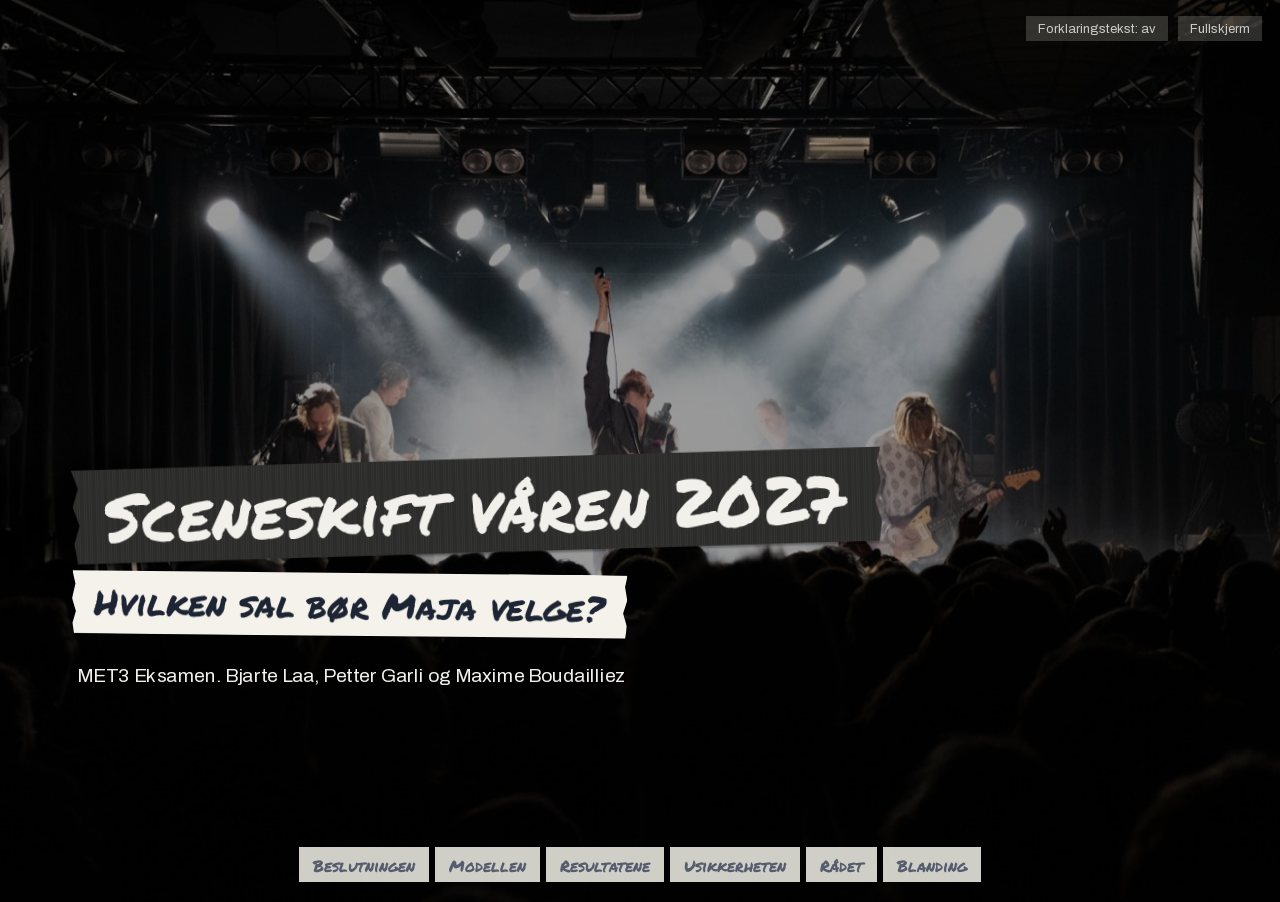
<file: site/index.html>
<!doctype html>
<html lang="nb">
<head>
<meta charset="utf-8">
<meta name="viewport" content="width=device-width, initial-scale=1">
<title>Sceneskift: presentasjon</title>
<link rel="stylesheet" href="presentasjon.css?v=20261117h">
<link rel="stylesheet" href="detaljer.css?v=20261117h">
</head>
<body>
<main class="sal" id="sal">
  <div class="lerret" id="lerret">

    <!-- Forside -->
    <section class="lysbilde helbilde" aria-label="Forside">
      <img class="bakgrunn" src="img/publikum.jpg" alt="Publikum foran en opplyst scene innendørs">
      <div class="helbilde-tekst">
        <h1 class="gaffa"><span>Sceneskift våren 2027</span></h1>
        <p class="tape tape-stor">Hvilken sal bør Maja velge?</p>
        <p class="helbilde-under">MET3 Eksamen. Bjarte Laa, Petter Garli og Maxime Boudailliez</p>
      </div>
      <aside class="notat">
        <p>Hvem: ikke bestemt</p>
        <ul>
          <li>Presenter gruppa og spørsmålet: én beslutning, fire handlinger.</li>
          <li>Si hva dere kommer til å vise: data, modell, resultater, usikkerhet, råd.</li>
        </ul>
      </aside>
    </section>

    <!-- 1 -->
    <section class="lysbilde" data-steg="Beslutningen" aria-label="Beslutningen">
      <h2 class="tittel">Maja må velge sal for tolv konserter</h2>
      <p class="ingress forklaring">Konsertene går fra januar til juni 2027. Maja kan leie én av tre saler, eller la være. Hun regner med å kunne ligge ute med <span data-tall="ramme"></span>, men det er ikke avklart.</p>
      <div class="kort-rad" id="avtalekort"></div>
      <p class="bildekilde forklaring">Bilder av salene fra utleiernes nettsider</p>
      <aside class="notat">
        <p>Hvem: ikke bestemt</p>
        <ul>
          <li>Fire handlinger: A, B, C eller avstå. Avstå er et reelt alternativ.</li>
          <li>Forskjellen mellom salene er når og hvordan leien betales, ikke bare hvor mye.</li>
          <li>Planleggingskostnadene er sunk cost og er ikke med.</li>
        </ul>
      </aside>
    </section>

    <!-- 2: turen gjennom modellkartet -->
    <section class="lysbilde tur" data-steg="Modellen" aria-label="Modellen steg for steg">
      <div class="tur-venstre">
        <ol class="akter" id="akter" aria-label="Hvor i modellen vi er">
          <li>Data</li><li>Forutsetninger</li><li>Modell</li><li>Resultat</li>
        </ol>
        <h2 class="tittel" id="tur-tittel"></h2>
        <p class="ingress forklaring" id="tur-tekst" aria-live="polite"></p>
        <div class="tur-kort" id="tur-kort"></div>
      </div>
      <div class="tur-kartramme">
        <iframe id="tur-kart" title="Modellkartet" data-src="tavla.html?tur" tabindex="-1"></iframe>
      </div>
      <a class="hele-kartet" href="tavla.html?fra=presentasjon">Åpne hele modellkartet</a>
      <aside class="notat" id="tur-notat"></aside>
    </section>

    <!-- 4 -->
    <section class="lysbilde resultatene" data-steg="Resultatene" aria-label="Resultatene">
      <h2 class="tittel">B tjener mest, men krever mest penger tidlig</h2>
      <div class="to-spalter">
        <div>
          <div class="velger" id="scenariovelger" role="group" aria-label="Velg scenario"></div>
          <div class="valg-lapp" id="resultat-valg" aria-live="polite"><p class="valg-hva"></p><p class="valg-nv"></p><p class="valg-merk"></p></div>
          <p class="oppsummering forklaring" id="oppsummering" aria-live="polite"></p>
          <p class="forklar forklaring">Hver prikk er en handling. Langt opp er høy nåverdi. Til høyre for streken trenger avtalen mer enn rammen. Hold over eller trykk på en prikk for tallene.</p>
        </div>
        <svg class="diagram" id="spredning" viewBox="0 0 900 600" role="img" aria-label="Nåverdi mot finansieringsbehov for A, B, C og avstå"></svg>
      </div>
      <aside class="notat">
        <p>Hvem: ikke bestemt</p>
        <ul>
          <li>To mål: nåverdi og finansieringsbehov. Behovet er det største beløpet vi ligger ute med.</li>
          <li>Bytt scenario og vis hva som flytter seg.</li>
          <li>Hold over eller trykk på en prikk for tallene.</li>
        </ul>
      </aside>
    </section>

    <!-- 6 -->
    <section class="lysbilde" data-steg="Usikkerheten" aria-label="Usikkerheten">
      <h2 class="tittel">Hva om salget svikter eller pakken blir dyrere?</h2>
      <div class="to-spalter">
        <div class="kontroller">
          <p class="kontroll-tittel">Scenario</p>
          <div class="velger rad-velger" id="usikker-scenario" role="group" aria-label="Velg scenario"></div>
          <p class="kontroll-tittel">Salg, andel av 2026</p>
          <div class="velger rad-velger smaa" id="usikker-salg" role="group" aria-label="Velg salgsnivå"></div>
          <p class="kontroll-tittel">Pakkepris per konsert</p>
          <div class="velger rad-velger smaa" id="usikker-pakke" role="group" aria-label="Velg pakkepris"></div>
          <p class="anbefaling" id="usikker-anbefaling"></p>
          <p class="oppsummering liten forklaring" id="usikker-tekst" aria-live="polite"></p>
        </div>
        <svg class="diagram" id="usikker" viewBox="0 0 960 560" role="img" aria-label="Nåverdi og finansieringsbehov for A, B og C ved valgt salg og pakkepris"></svg>
      </div>
      <aside class="notat">
        <p>Hvem: ikke bestemt</p>
        <ul>
          <li>Tallene kommer fra datatabellene i Usikkerhet, ikke fra en egen modell.</li>
          <li>C tåler fall best fordi leien følger salget.</li>
          <li>Vis Lav etterspørsel: A går over rammen, C holder akkurat.</li>
          <li>Anbefalingen nederst følger valget: høyest nåverdi blant avtalene som holder rammen og gir pluss.</li>
        </ul>
      </aside>
    </section>

    <!-- 7 -->
    <section class="lysbilde rad" data-steg="Rådet" aria-label="Rådet">
      <p class="utkast">Utkast</p>
      <h2 class="tittel">Rådet etter caset: <span data-tall="regel1"></span>, hvis tre ting er på plass</h2>
      <div class="rad-oppsett">
        <div class="sil" id="sil"></div>
        <div class="rad-hoyre">
        <figure class="polaroid" id="rad-bilde">
          <img alt="">
          <figcaption></figcaption>
        </figure>
        <div class="sjekkliste">
          <p class="lapp-tittel">Før Maja signerer</p>
          <ul>
            <li>Rigg &amp; Ro bekrefter pakkeprisen. Ved 80 % salg holder C rammen så lenge pakken koster under 61 377 kr.</li>
            <li>Rammen på <span data-tall="ramme"></span> er på plass.</li>
            <li>Skarvkaien garanterer 450 salgbare plasser i oppsettet vi skal bruke.</li>
          </ul>
        </div>
        </div>
      </div>
      <aside class="notat">
        <p>Hvem: ikke bestemt</p>
        <ul>
          <li>Regel 1: høyest nåverdi blant handlingene som holder rammen i basis og ved lav etterspørsel.</li>
          <li>Pakkeprisen er kjent før signering, så den er et vilkår og ikke en risiko.</li>
          <li>Fjern «Utkast» når gruppa har formulert rådet selv.</li>
          <li>Overgang: «Dette er rådet innenfor caset. Men caset krever at alle tolv går i samme sal.»</li>
        </ul>
      </aside>
    </section>

    <!-- Blandingen: vår modell, utenfor caset -->
    <section class="lysbilde blanding" data-steg="Blanding" aria-label="Sal per konsert">
      <p class="utenfor">Utenfor caset</p>
      <h2 class="tittel" id="blanding-tittel"></h2>
      <p class="ingress forklaring">Caset krever én sal for hele programmet. Konsertplan, vår egen modell, lar Maja velge sal konsert for konsert. B har fast sesongleie og er holdt utenfor.</p>
      <div class="billetter" id="billetter"></div>
      <div class="blanding-bunn">
        <div class="bl-tall"><p class="bl-etikett">Nåverdi</p><p class="bl-verdi" id="bl-nv"></p><p class="bl-endring" id="bl-nv-endring"></p></div>
        <div class="bl-tall"><p class="bl-etikett">Finansieringsbehov</p><p class="bl-verdi" id="bl-behov"></p><p class="bl-endring" id="bl-behov-endring"></p></div>
        <a class="til-konsertplan" href="../../konsertplan/index.html?fra=presentasjon&amp;tilbake=slutt#program">Åpne Konsertplan</a>
      </div>
      <aside class="notat" id="blanding-notat">
        <p>Hvem: ikke bestemt</p>
        <ul>
          <li>Trykk videre: billettene snus til salen som gir mest, og tallene teller opp.</li>
          <li>A tar de mellomstore konsertene, C de minste og de største. Fortsatt innenfor rammen.</li>
          <li>Krever at utleierne godtar enkeltkonserter. Det er ikke en del av tilbudene.</li>
          <li>I Konsertplan: trykk «Beste blanding» i programmet. «Tilbake til presentasjonen» går rett til avslutningen.</li>
        </ul>
      </aside>
    </section>

    <!-- Avslutning -->
    <section class="lysbilde helbilde slutt" aria-label="Avslutning">
      <img class="bakgrunn" src="img/avslutning.jpg" alt="Publikum med armene i været foran en scene i rødt lys">
      <div class="helbilde-tekst">
        <h2 class="gaffa"><span>Takk for oss</span></h2>
        <p class="tape tape-stor">Spørsmål?</p>
        <p class="helbilde-under">Rådet etter caset: <span data-tall="regel1"></span>, hvis pakkeprisen, rammen og plassene er bekreftet før signering.</p>
      </div>
      <aside class="notat">
        <p>Hvem: alle</p>
        <ul>
          <li>Ha arbeidsboka klar. Sensor kan be dere endre en forutsetning.</li>
        </ul>
      </aside>
    </section>
  </div>

  <nav class="steg" id="steg" aria-label="Steg i presentasjonen"></nav>
  <p class="sidenr" id="sidenr" aria-hidden="true" style="position:absolute;margin:0"></p>
  <p class="hjelp forklaring">Piltaster for å bla. N viser notater. T slår forklaringstekst av og på. F gir fullskjerm. Skal dere inn i Konsertplan: bruk nettleserens fullskjerm (Cmd+Ctrl+F på Mac, F11 på PC), den holder over sidebyttet.</p>
  <button class="forklar-knapp" id="forklar-knapp" type="button" aria-pressed="false" title="Forklaringstekst (T)">Forklaringstekst</button>
  <button class="fullskjerm-knapp" id="fullskjerm-knapp" type="button" title="Fullskjerm (F)">Fullskjerm</button>
</main>

<script src="data/graph.js?v=20261117h"></script>
<script src="data/blanding.js?v=20261117h"></script>
<script src="detaljer.js?v=20261117h"></script>
<script src="tur.js?v=20261117h"></script>
<script src="presentasjon.js?v=20261117h"></script>
</body>
</html>
</file>
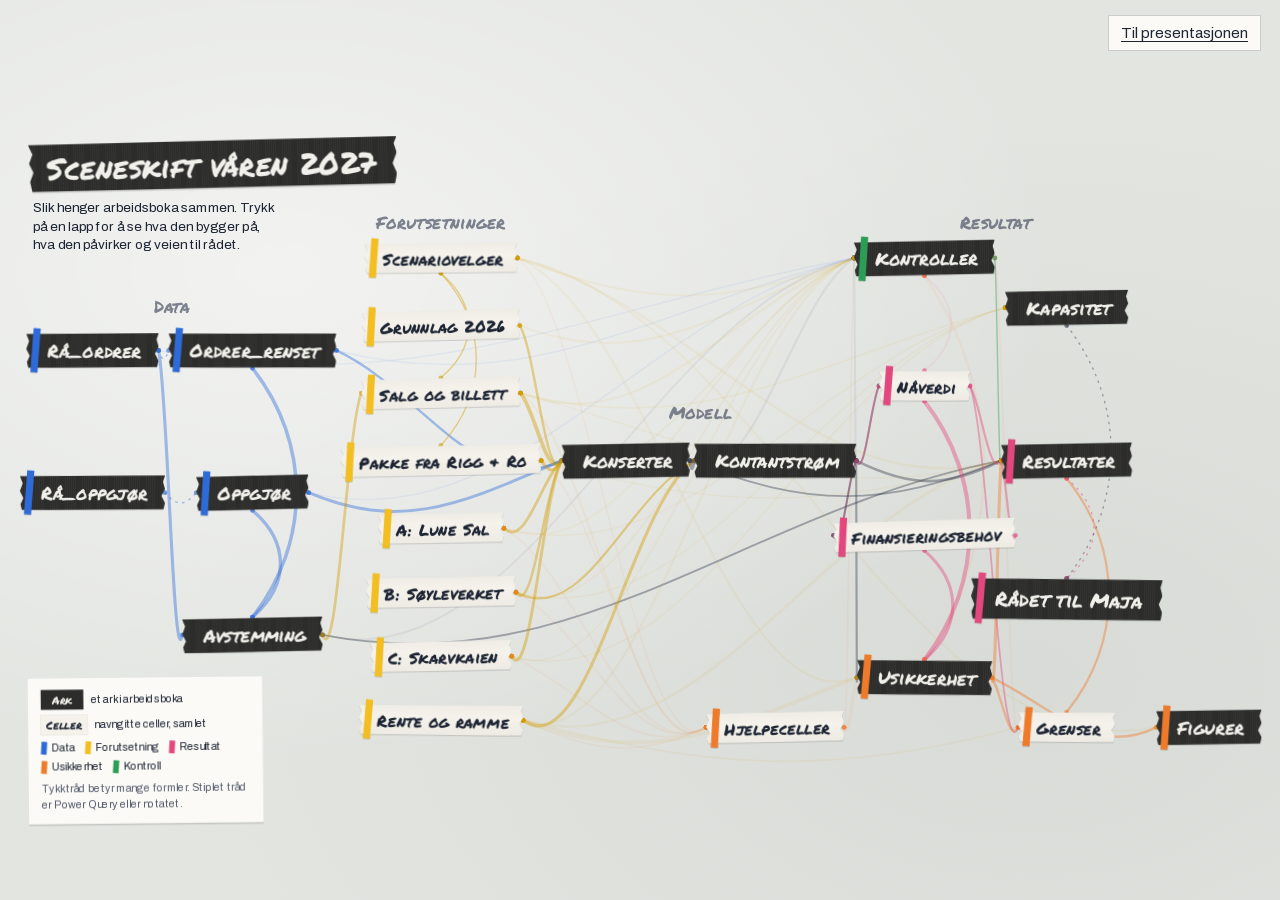
<file: site/tavla.html>
<!doctype html>
<html lang="nb">
<head>
<meta charset="utf-8">
<meta name="viewport" content="width=device-width, initial-scale=1">
<title>Sceneskift: tavla</title>
<link rel="stylesheet" href="style.css?v=20261117h">
<link rel="stylesheet" href="detaljer.css?v=20261117h">
</head>
<body>
<main class="rom">
  <div class="scene" id="scene">
    <div class="tavle" id="tavle" aria-label="Tavle med arkene og forutsetningene i arbeidsboka">
      <svg class="trader" id="trader" aria-hidden="true"></svg>

      <header class="tittel">
        <h1 class="gaffa-stor"><span>Sceneskift våren 2027</span></h1>
        <p class="tittel-under">Slik henger arbeidsboka sammen. Trykk på en lapp for å se hva den bygger på, hva den påvirker og veien til rådet.</p>
      </header>

      <p class="kolonne" style="left:242px; top:250px">Data</p>
      <p class="kolonne" style="left:620px; top:132px">Forutsetninger</p>
      <p class="kolonne" style="left:985px; top:400px">Modell</p>
      <p class="kolonne" style="left:1400px; top:132px">Resultat</p>

      <aside class="forklaring" aria-label="Slik leser du tavla">
        <p class="forklaring-rad"><span class="prove gaffa">Ark</span> et ark i arbeidsboka</p>
        <p class="forklaring-rad"><span class="prove hvit">Celler</span> navngitte celler, samlet</p>
        <ul class="farger">
          <li><i style="--c:var(--blaa)"></i>Data</li>
          <li><i style="--c:var(--gul)"></i>Forutsetning</li>
          <li><i style="--c:var(--rosa)"></i>Resultat</li>
          <li><i style="--c:var(--oransje)"></i>Usikkerhet</li>
          <li><i style="--c:var(--gronn)"></i>Kontroll</li>
        </ul>
        <p class="forklaring-tekst">Tykk tråd betyr mange formler. Stiplet tråd er Power Query eller notatet.</p>
      </aside>
    </div>
    <a class="til-presentasjon" id="til-presentasjon" href="index.html#2">Til presentasjonen</a>
  </div>

  <section class="ark-panel" id="panel" aria-live="polite" hidden>
    <button class="lukk" id="lukk" type="button" aria-label="Lukk">×</button>
    <div id="panel-innhold"></div>
  </section>
</main>

<script src="data/graph.js?v=20261117h"></script>
<script src="detaljer.js?v=20261117h"></script>
<script src="app.js?v=20261117h"></script>
</body>
</html>
</file>
<file: site/presentasjon.css>
@font-face {
  font-family: "Marker";
  src: url("fonts/permanent-marker.woff2") format("woff2");
  font-display: swap;
}
@font-face {
  font-family: "Archivo";
  src: url("fonts/archivo-latin.woff2") format("woff2");
  font-weight: 400 800;
  font-stretch: 62% 125%;
  font-display: swap;
}

:root {
  color-scheme: light;
  --tavle: #e3e5e1;
  --blekk: #1d2433;
  --blekk-svak: #555c6d;
  --strek: rgba(29, 36, 51, .14);
  --gaffa: #2c2c2b;
  --tape: #f4f2ea;
  --papir: #fbfaf6;
  --gul: #f2be22;
  --rosa: #e2477e;
  --gronn: #2c9d57;
  --minus: #b3263e;
  --ille: rgba(179, 38, 62, .09);
}

* { box-sizing: border-box; }
html, body { margin: 0; height: 100%; }
body {
  background: var(--tavle);
  color: var(--blekk);
  font-family: "Archivo", system-ui, sans-serif;
  overflow: hidden;
}

/* Lerretet er 1600 × 900 og skaleres til skjermen */
.sal { position: relative; width: 100vw; height: 100vh; }
.lerret {
  position: absolute;
  left: 0; top: 0;
  width: 1600px;
  height: 900px;
  transform-origin: 0 0;
}
.lysbilde {
  position: absolute;
  inset: 0;
  padding: 50px 56px 110px;
  background:
    radial-gradient(ellipse at 20% 25%, rgba(255,255,255,.55), transparent 55%),
    radial-gradient(ellipse at 85% 80%, rgba(120,128,120,.10), transparent 60%),
    var(--tavle);
  visibility: hidden;
  opacity: 0;
  transition: opacity .18s ease, visibility 0s .18s;
}
.lysbilde.aktiv { visibility: visible; opacity: 1; transition: opacity .18s ease; }

/* Typografi */
.tittel {
  margin: 0 0 22px;
  max-width: 1050px;
  font-family: "Marker", cursive;
  font-weight: 400;
  font-size: 58px;
  line-height: 1.08;
}
.ingress { margin: 0 0 40px; max-width: 900px; font-size: 27px; line-height: 1.4; }
.forklar { margin: 18px 0 0; font-size: 20px; line-height: 1.45; color: var(--blekk-svak); max-width: 30ch; }

/* Gaffa og tape */
.gaffa {
  display: inline-block;
  margin: 0;
  filter: drop-shadow(0 3px 0 rgba(0,0,0,.25));
  transform: rotate(-1.5deg);
}
.gaffa span {
  display: block;
  padding: 18px 46px 15px 40px;
  background: var(--gaffa);
  background-image: repeating-linear-gradient(90deg, rgba(255,255,255,.035) 0 1px, transparent 1px 3px);
  color: #f1f0ea;
  font-family: "Marker", cursive;
  font-weight: 400;
  font-size: 84px;
  line-height: 1.05;
  clip-path: polygon(0 3%, 8px 22%, 1px 41%, 9px 60%, 2px 79%, 6px 100%, calc(100% - 4px) 97%, 100% 76%, calc(100% - 8px) 55%, 100% 33%, calc(100% - 5px) 14%, 100% 0);
}
.tape {
  display: inline-block;
  margin: 0;
  padding: 10px 28px 8px;
  background: var(--tape);
  font-family: "Marker", cursive;
  color: var(--blekk);
  filter: drop-shadow(0 2px 0 rgba(0,0,0,.2));
  clip-path: polygon(0 4%, 4px 24%, 0 46%, 5px 66%, 1px 84%, 3px 100%, calc(100% - 2px) 96%, 100% 78%, calc(100% - 5px) 58%, 100% 38%, calc(100% - 3px) 18%, 100% 0);
}
.tape-stor { font-size: 44px; transform: rotate(.8deg); }

/* Forside og avslutning: bildet tar hele flaten */
.helbilde { padding: 0; background: #000; }
.bakgrunn { position: absolute; inset: 0; width: 100%; height: 100%; object-fit: cover; filter: saturate(.9) brightness(.6); }
.slutt .bakgrunn { filter: saturate(.85) brightness(.5); }
.helbilde-tekst { position: absolute; left: 90px; bottom: 150px; display: flex; flex-direction: column; align-items: flex-start; gap: 22px; }
.helbilde-under.lenke { margin-top: 26px; font-size: 20px; }
.helbilde-under.lenke a { color: #f1f0ea; text-decoration-thickness: 2px; text-underline-offset: 5px; }
.helbilde-under { margin: 10px 0 0 6px; max-width: 900px; font-size: 24px; line-height: 1.4; color: #f1f0ea; text-shadow: 0 1px 2px rgba(0,0,0,.6); }

/* Bilder teipet opp */
.print {
  position: absolute;
  margin: 0;
  padding: 10px 10px 34px;
  background: var(--papir);
  transform: rotate(var(--rot));
  filter: drop-shadow(0 3px 2px rgba(0,0,0,.2));
}
.print img { display: block; width: 100%; height: auto; }
.print::before {
  content: "";
  position: absolute;
  top: -12px; left: 50%;
  width: 90px; height: 26px;
  margin-left: -45px;
  background: var(--gaffa);
  transform: rotate(-3deg);
}

/* 1: avtalekortene */
.kort-rad { display: flex; gap: 26px; align-items: flex-start; }
.kort {
  position: relative;
  width: 300px;
  padding: 26px 26px 24px;
  background: var(--papir);
  filter: drop-shadow(0 2px 1px rgba(0,0,0,.15));
  transform: rotate(var(--rot, 0deg));
}
.kort::before {
  content: "";
  position: absolute;
  left: 18px; top: -10px;
  width: 12px; height: 46px;
  background: var(--c, var(--gul));
  transform: rotate(4deg);
}
.kort h3 { margin: 0 0 14px; font-family: "Marker", cursive; font-weight: 400; font-size: 32px; line-height: 1.1; }
.kort ul { margin: 0; padding: 0; list-style: none; font-size: 21px; line-height: 1.35; }
.kort li + li { margin-top: 8px; }
.kort .stor { display: block; font-size: 34px; font-weight: 700; font-stretch: 90%; }
.kort.avsta { background: transparent; filter: none; box-shadow: inset 0 0 0 2px var(--strek); }
.kort.avsta::before { display: none; }
.kort::before { z-index: 1; }
.kort-bilde { display: block; width: calc(100% + 52px); height: 140px; margin: -26px -26px 14px; object-fit: cover; }
.bildekilde { position: absolute; left: 1080px; top: 600px; width: 280px; margin: 0; font-size: 15px; color: var(--blekk-svak); }

/* 2: rensing */
.rensing { list-style: none; margin: 0 0 46px; padding: 0; display: flex; align-items: stretch; gap: 0; }
.rensing li {
  position: relative;
  flex: 1;
  padding: 20px 26px 20px 30px;
  background: var(--papir);
  border-right: 2px dashed var(--strek);
}
.rensing li:last-child { border-right: 0; }
.rensing b { display: block; font-size: 54px; line-height: 1; font-weight: 700; font-stretch: 85%; font-variant-numeric: tabular-nums; }
.rensing span { display: block; margin-top: 10px; font-size: 20px; line-height: 1.3; }
.rensing .fjern b { color: var(--minus); }
.rensing .fjern b::before { content: "−"; }
.rensing .ferdig { background: var(--gaffa); color: #f1f0ea; }
.lapp-notat {
  max-width: 760px;
  padding: 22px 28px;
  background: var(--tape);
  font-size: 23px;
  line-height: 1.4;
  transform: rotate(-.6deg);
  filter: drop-shadow(0 2px 0 rgba(0,0,0,.15));
}
.lapp-notat p { margin: 0; }
.lapp-notat .lapp-tittel { margin-bottom: 8px; font-family: "Marker", cursive; font-size: 28px; }

/* 3: tavla */
.modell { padding-bottom: 100px; }
.modell .tittel { margin-bottom: 14px; }
.ramme-tavle { position: relative; height: 620px; background: var(--tavle); box-shadow: 0 0 0 2px var(--strek); }
.ramme-tavle iframe { width: 100%; height: 100%; border: 0; display: block; }
.under-tavla { margin: 12px 0 0; font-size: 19px; color: var(--blekk-svak); }
.under-tavla a { color: var(--blekk); text-underline-offset: 3px; }

/* 4: resultater */
.to-spalter { display: grid; grid-template-columns: 420px 1fr; gap: 50px; align-items: start; }
.velger { display: flex; flex-direction: column; align-items: flex-start; gap: 10px; }
.velger button {
  padding: 9px 20px 7px 24px;
  border: 0;
  background: transparent;
  font-family: "Marker", cursive;
  font-size: 25px;
  color: var(--blekk-svak);
  cursor: pointer;
  box-shadow: inset 0 0 0 2px var(--strek);
}
.velger button[aria-pressed="true"] { background: var(--gaffa); color: #f1f0ea; box-shadow: none; }
.velger button:focus-visible { outline: 3px solid var(--blekk); outline-offset: 3px; }
.oppsummering { margin: 28px 0 0; font-size: 24px; line-height: 1.4; }
.diagram { width: 100%; height: auto; overflow: visible; }
.diagram text { font-family: "Archivo", sans-serif; fill: var(--blekk-svak); }
.diagram .akse { stroke: var(--blekk); stroke-opacity: .25; }
.diagram .rutenett { stroke: var(--blekk); stroke-opacity: .07; }
.diagram .rammestrek { stroke: var(--minus); stroke-width: 2.5; stroke-dasharray: 8 7; }
.diagram .ille { fill: var(--ille); }
.diagram .punkt { transition: transform .6s cubic-bezier(.3,.1,.2,1); }
.diagram .punkt circle { fill: var(--blekk); }
.diagram .punkt.over circle { fill: var(--minus); }
.diagram .punkt .merke { font-family: "Marker", cursive; font-size: 30px; fill: var(--blekk); }
.diagram .etikett { font-size: 18px; }
.diagram .tittel-akse { font-size: 19px; fill: var(--blekk); }

/* 5: grenser */
.grenser .rad-navn { font-family: "Marker", cursive; font-size: 30px; fill: var(--blekk); }
.grenser .linje { stroke: var(--blekk); stroke-opacity: .2; stroke-width: 2; }
.grenser .nv { fill: var(--blekk); }
.grenser .bh { fill: var(--minus); }
.grenser .ref { stroke: var(--blekk); stroke-opacity: .45; stroke-dasharray: 3 6; stroke-width: 2; }

/* 6: rådet */
.rad .to-spalter { grid-template-columns: 1fr 520px; }
.vilkar { margin: 0; padding-left: 40px; font-size: 26px; line-height: 1.4; max-width: 680px; }
.vilkar li { margin-bottom: 20px; padding-left: 8px; }
.vilkar li::marker { font-family: "Marker", cursive; font-size: 30px; }
.regler { width: 100%; border-collapse: collapse; font-size: 20px; }
.regler td { padding: 11px 0; border-bottom: 1px solid var(--strek); vertical-align: top; }
.regler td:last-child { padding-left: 16px; text-align: right; font-family: "Marker", cursive; font-size: 26px; white-space: nowrap; }
.regler tr.var td { font-weight: 700; }
.utkast {
  position: absolute;
  top: 34px; right: 380px;
  margin: 0;
  padding: 6px 16px 4px;
  background: var(--gul);
  font-family: "Marker", cursive;
  font-size: 22px;
  transform: rotate(3deg);
}

/* Notater for den som snakker (N) */
.notat { display: none; }
.vis-notater .lysbilde.aktiv .notat {
  display: block;
  position: absolute;
  left: 56px; right: 56px; bottom: 96px;
  padding: 16px 22px;
  background: var(--blekk);
  color: #f1f0ea;
  font-size: 19px;
  line-height: 1.4;
  z-index: 5;
}
.notat p { margin: 0 0 6px; font-weight: 700; }
.notat ul { margin: 0; padding-left: 22px; }

/* Stegene nederst */
.steg {
  position: absolute;
  left: 50%; bottom: 18px;
  transform: translateX(-50%);
  display: flex;
  gap: 6px;
  z-index: 6;
}
.steg button {
  padding: 7px 14px 5px;
  border: 0;
  background: rgba(244, 242, 234, .85);
  font-family: "Marker", cursive;
  font-size: 16px;
  color: var(--blekk-svak);
  cursor: pointer;
}
.steg button[aria-current="step"] { background: var(--gaffa); color: #f1f0ea; }
.steg button:focus-visible { outline: 3px solid var(--blekk); outline-offset: 2px; }
.hjelp { position: absolute; right: 18px; bottom: 22px; margin: 0; font-size: 13px; color: var(--blekk-svak); z-index: 6; }
.paa-helbilde .hjelp { color: rgba(241,240,234,.7); }

@media (prefers-reduced-motion: reduce) {
  .lysbilde, .diagram .punkt { transition: none; }
}
#spredning { width: 880px; justify-self: end; }

.ingress.smal { max-width: 820px; }
.to-spalter.bred-hoyre { grid-template-columns: 380px 1fr; }
#saldo { width: 980px; justify-self: end; }
.diagram .linje-a, .diagram .linje-b, .diagram .linje-c { fill: none; stroke: var(--blekk); stroke-width: 3; stroke-linejoin: round; }
.diagram .linje-a { stroke-dasharray: 3 7; stroke-linecap: round; }
.diagram .linje-c { stroke-dasharray: 14 8; }
.diagram .linje-b { stroke: var(--minus); stroke-width: 4.5; }
.diagram .merke-liten { font-family: "Marker", cursive; font-size: 24px; fill: var(--blekk); }
.diagram .bunn { fill: var(--minus); }

/* Usikkerhet: velgere */
.kontroller { display: flex; flex-direction: column; }
.kontroll-tittel { margin: 0 0 8px; font-size: 16px; font-weight: 700; font-stretch: 88%; color: var(--blekk-svak); }
.rad-velger { flex-direction: row; flex-wrap: wrap; margin-bottom: 22px; }
.rad-velger button { font-size: 19px; padding: 7px 14px 5px 16px; }
.rad-velger.smaa button { font-family: "Archivo", sans-serif; font-weight: 600; font-size: 16px; padding: 7px 11px; font-variant-numeric: tabular-nums; }
.oppsummering.liten { margin-top: 4px; font-size: 21px; }
#usikker { width: 860px; justify-self: end; }
.diagram .soyle { transition: x .5s cubic-bezier(.3,.1,.2,1), width .5s cubic-bezier(.3,.1,.2,1); }
.diagram .soyle.pluss { fill: var(--gronn); }
.diagram .soyle.minus, .diagram .soyle.over { fill: var(--minus); }
.diagram .soyle.under { fill: var(--blekk); }
.diagram .verdi { font-size: 19px; font-weight: 600; fill: var(--blekk); font-variant-numeric: tabular-nums; }
.diagram .panel-tittel { font-size: 21px; font-weight: 700; fill: var(--blekk); }

/* Rådet: silen */
.rad-oppsett { display: grid; grid-template-columns: 1fr 380px; gap: 50px; align-items: start; }
.sil { display: grid; margin-top: 30px; grid-template-columns: 290px repeat(4, 1fr); column-gap: 10px; font-size: 22px; }
.sil-hode { padding: 0 0 12px; font-family: "Marker", cursive; font-size: 36px; text-align: center; }
.sil-krav { padding: 22px 10px 22px 0; border-top: 1px solid var(--strek); line-height: 1.3; }
.sil-celle { padding: 22px 6px; border-top: 1px solid var(--strek); text-align: center; font-variant-numeric: tabular-nums; }
.sil-celle b { display: block; font-size: 26px; }
.sil-celle small { color: var(--blekk-svak); font-size: 17px; }
.sil-celle.ja b { color: var(--gronn); }
.sil-celle.nei b { color: var(--minus); }
.sil-celle.ute { opacity: .28; }
.sil-celle.ute b, .sil-celle.ute small { color: var(--blekk-svak); }
.sil-resultat { padding: 16px 6px 0; text-align: center; }
.sil-resultat .vinner {
  display: inline-block;
  padding: 10px 22px 8px;
  background: var(--gaffa);
  color: #f1f0ea;
  font-family: "Marker", cursive;
  font-size: 30px;
  transform: rotate(-2deg);
}
.sil-resultat .stroket { font-size: 16px; color: var(--blekk-svak); }
.sjekkliste { padding: 24px 26px 18px; background: var(--tape); transform: rotate(.8deg); filter: drop-shadow(0 2px 0 rgba(0,0,0,.15)); }
.sjekkliste .lapp-tittel { margin: 0 0 12px; font-family: "Marker", cursive; font-size: 28px; }
.sjekkliste ul { margin: 0; padding: 0; list-style: none; font-size: 20px; line-height: 1.4; }
.sjekkliste li { position: relative; padding-left: 38px; margin-bottom: 14px; }
.sjekkliste li::before { content: ""; position: absolute; left: 0; top: 3px; width: 22px; height: 22px; box-shadow: inset 0 0 0 2.5px var(--blekk); }
#usikker .verdi.inni { fill: #f1f0ea; font-weight: 600; }
.kort-rad .kort h3 { margin-bottom: 10px; }
.kort-rad .kort li + li { margin-top: 4px; }

/* Turen gjennom modellkartet */
.lysbilde.tur { padding: 0; }
.tur-venstre { position: absolute; left: 40px; top: 40px; width: 510px; transition: width .7s cubic-bezier(.65,0,.35,1), opacity .4s ease, transform .4s ease; }
.tur.dyp .tur-venstre { width: 860px; }
.akter { display: flex; gap: 5px; margin: 0 0 26px; padding: 0; list-style: none; }
.akter li { padding: 7px 11px 4px; background: rgba(244,242,234,.9); font-family: "Marker", cursive; font-size: 16px; color: var(--blekk-svak); opacity: .5; transition: opacity .4s, background .4s, color .4s; }
.akter li.ferdig { opacity: 1; }
.akter li.aktiv { opacity: 1; background: var(--gaffa); color: #f1f0ea; }
.tur-venstre .tittel { font-size: 42px; margin-bottom: 12px; }
.tur-venstre .ingress { font-size: 20px; margin: 0 0 22px; }
.tur-kort { padding: 20px 24px 18px; background: var(--papir); filter: drop-shadow(0 2px 1px rgba(0,0,0,.15)); transform: rotate(-.5deg); opacity: 0; transition: opacity .5s ease .5s; }
.tur-kort.synlig { opacity: 1; }
.tur-kartramme { position: absolute; left: 580px; top: 40px; width: 990px; height: 790px; transition: left .7s cubic-bezier(.65,0,.35,1), width .7s cubic-bezier(.65,0,.35,1), opacity .4s ease; background: var(--tavle); box-shadow: inset 0 0 0 2px var(--strek); }
.tur-kartramme iframe { width: 100%; height: 100%; border: 0; display: block; }
.hele-kartet { position: absolute; left: 24px; bottom: 22px; z-index: 6; font-size: 15px; color: var(--blekk); }
@media (prefers-reduced-motion: reduce) { .tur-kort { transition: none; } }

/* Usikkerheten: anbefalingen nederst */
.anbefaling { position: absolute; left: 56px; right: 56px; bottom: 82px; margin: 0; padding: 14px 24px 11px; background: var(--gaffa); color: #f1f0ea; font-size: 22px; line-height: 1.35; transform: rotate(-.3deg); }
.anbefaling b { font-family: "Marker", cursive; font-weight: 400; font-size: 28px; margin-right: 8px; }

/* Rådet: bilde av salen */
.rad-hoyre { display: flex; flex-direction: column; gap: 22px; }
.polaroid { margin: -40px 0 0; padding: 12px 12px 10px; background: #fff; filter: drop-shadow(0 3px 2px rgba(0,0,0,.2)); transform: rotate(2deg); }
.polaroid img { display: block; width: 100%; height: 190px; object-fit: cover; }
.polaroid figcaption { padding: 8px 4px 0; font-family: "Marker", cursive; font-size: 24px; }
.tur.dyp .tur-kartramme { left: 930px; width: 640px; }
.tur.dyp .tur-venstre .tittel { font-size: 40px; }
.tur.dyp .tur-venstre .ingress { max-width: 860px; margin-bottom: 16px; }
.tur.dyp .tur-kort { padding: 16px 22px 14px; transform: rotate(-.2deg); }
/* Overgangen fra turen til resultatsiden */
.tur.ut .tur-venstre { opacity: 0; transform: translateX(-24px); }
.tur.ut .tur-kartramme { opacity: 0; transition-delay: 0s, 0s, .5s; }
.tur.ut .hele-kartet { opacity: 0; }
.lysbilde.aktiv.fra-tur { animation: fra-tur .6s cubic-bezier(.2,.7,.2,1); }
@keyframes fra-tur { from { opacity: 0; transform: scale(1.03); } }
@media (prefers-reduced-motion: reduce) { .tur-venstre, .tur-kartramme { transition: none; } .lysbilde.aktiv.fra-tur { animation: none; } }

/* Andre skjermformater: lerretet er 16:9, bakgrunnen strekkes ut over kanten (--ut-x og --ut-y settes i presentasjon.js) */
.lysbilde { isolation: isolate; background: none; }
.lysbilde::before {
  content: "";
  position: absolute;
  z-index: -1;
  top: calc(-1 * var(--ut-y, 0px)); bottom: calc(-1 * var(--ut-y, 0px));
  left: calc(-1 * var(--ut-x, 0px)); right: calc(-1 * var(--ut-x, 0px));
  background:
    radial-gradient(ellipse at 20% 25%, rgba(255,255,255,.55), transparent 55%),
    radial-gradient(ellipse at 85% 80%, rgba(120,128,120,.10), transparent 60%),
    var(--tavle);
  pointer-events: none;
}
.helbilde::before { background: #000; }
.bakgrunn {
  top: calc(-1 * var(--ut-y, 0px)); left: calc(-1 * var(--ut-x, 0px));
  width: calc(100% + 2 * var(--ut-x, 0px)); height: calc(100% + 2 * var(--ut-y, 0px));
}

/* Forklaringstekst: skjult til den slås på (knappen på forsiden eller F) */
body:not(.vis-forklaring) .forklaring,
body:not(.vis-forklaring) .tur .tk-liten { display: none !important; }
.forklar-knapp {
  position: absolute;
  right: 18px; top: 16px;
  z-index: 7;
  display: none;
  padding: 6px 12px 5px;
  border: 0;
  background: rgba(244, 242, 234, .18);
  color: rgba(241, 240, 234, .8);
  font-family: "Archivo", sans-serif;
  font-size: 13px;
  cursor: pointer;
}
.paa-forside .forklar-knapp { display: block; }
.forklar-knapp:hover, .forklar-knapp:focus-visible { background: rgba(244, 242, 234, .35); color: #fff; }
.forklar-knapp:focus-visible { outline: 2px solid #f1f0ea; outline-offset: 2px; }

/* Usikkerheten: anbefalingen er bare valget */
.anbefaling { right: auto; padding: 12px 28px 8px; font-family: "Marker", cursive; font-size: 32px; transform: rotate(-1deg); }

/* Resultatene: tallene for en prikk */
.diagram .punkt { cursor: pointer; outline: none; }
.diagram .punkt circle.treff { fill: transparent; }
.diagram .punkt:hover circle:not(.treff), .diagram .punkt:focus-visible circle:not(.treff) { stroke: var(--gul); stroke-width: 5; }
.diagram .tips { opacity: 0; pointer-events: none; transition: opacity .15s ease, transform .6s cubic-bezier(.3,.1,.2,1); }
.diagram .tips.synlig { opacity: 1; }
.diagram .tips rect { fill: var(--papir); filter: drop-shadow(0 3px 2px rgba(0,0,0,.18)); }
.diagram .tips text { font-size: 20px; fill: var(--blekk); font-variant-numeric: tabular-nums; }
.diagram .tips .tips-navn { font-family: "Marker", cursive; font-size: 24px; }
.diagram .tips .tips-status { font-weight: 700; fill: var(--gronn); }
.diagram .tips .tips-status.over { fill: var(--minus); }

/* Modellen: flyten fra konsert til to tall */
.mf { display: flex; flex-direction: column; }
.mf-eksempel { margin: 0 0 10px; font-size: 15px; font-weight: 700; color: var(--blekk-svak); }
.mf-steg { position: relative; padding: 10px 0 12px; border-top: 1px solid var(--strek); }
.mf > .mf-steg + .mf-steg, .mf > .mf-steg + .mf-to { margin-top: 22px; }
.mf > .mf-steg + .mf-steg::before, .mf > .mf-steg + .mf-to::before {
  content: "↓";
  position: absolute;
  left: 50%; top: -24px;
  transform: translateX(-50%);
  font-size: 20px;
  line-height: 1;
  color: var(--blekk-svak);
}
.mf-to { position: relative; display: grid; grid-template-columns: 1fr 1fr; gap: 18px; }
.mf-lapp { margin: 0; font-family: "Marker", cursive; font-size: 22px; }
.mf-hva { margin: 2px 0 0; font-size: 15px; color: var(--blekk-svak); }
.mf-tall { margin: 6px 0 0; font-size: 26px; font-weight: 800; font-stretch: 90%; font-variant-numeric: tabular-nums; }
.mf-steg.slutt .mf-tall { padding: 4px 10px 2px; background: var(--gaffa); color: #f1f0ea; display: inline-block; }
.mf-saldo { display: block; width: 100%; height: auto; margin-top: 6px; }
.mf-saldo rect.neg { fill: var(--blekk); opacity: .55; }
.mf-saldo rect.pos { fill: var(--gronn); }
.mf-saldo rect.lav { fill: var(--minus); }
.mf-saldo .null { stroke: var(--blekk); stroke-opacity: .35; }
.mf-saldo text { font-size: 13px; fill: var(--blekk-svak); }

/* Blandingen: billettene */
.blanding .tittel { min-height: 63px; }
.utenfor {
  position: absolute;
  top: 34px; right: 56px;
  margin: 0;
  padding: 6px 16px 4px;
  background: var(--gul);
  font-family: "Marker", cursive;
  font-size: 22px;
  transform: rotate(3deg);
}
.billetter { display: grid; grid-template-columns: repeat(6, minmax(0, 1fr)); gap: 26px 20px; margin-top: 34px; }
.billett {
  position: relative;
  display: flex;
  align-items: stretch;
  height: 170px;
  background: var(--papir);
  filter: drop-shadow(0 2px 1px rgba(0,0,0,.15));
  transform: rotate(var(--rot));
  /* Hakk i kanten der billetten rives */
  -webkit-mask: radial-gradient(circle 11px at calc(100% - 60px) 0, transparent 98%, #000) top / 100% 51% no-repeat,
                radial-gradient(circle 11px at calc(100% - 60px) 100%, transparent 98%, #000) bottom / 100% 51% no-repeat;
          mask: radial-gradient(circle 11px at calc(100% - 60px) 0, transparent 98%, #000) top / 100% 51% no-repeat,
                radial-gradient(circle 11px at calc(100% - 60px) 100%, transparent 98%, #000) bottom / 100% 51% no-repeat;
}
.billett-info { flex: 1; min-width: 0; padding: 16px 8px 12px 14px; border-right: 2px dashed var(--strek); }
.billett-dato { margin: 0; font-size: 15px; font-weight: 700; color: var(--blekk-svak); font-variant-numeric: tabular-nums; }
.billett-artist { margin: 6px 0 0; font-family: "Marker", cursive; font-size: 19px; line-height: 1.15; hyphens: auto; }
.billett-salg { position: absolute; left: 16px; bottom: 12px; margin: 0; font-size: 14px; color: var(--blekk-svak); }
.stempel {
  display: grid;
  place-items: center;
  width: 60px;
  font-family: "Marker", cursive;
  font-size: 50px;
  color: var(--blekk);
  transition: transform .2s ease-in, color .2s;
}
.stempel.sal-a { color: #2e6bd9; }
.stempel.snur { transform: rotateY(90deg) scale(1.2); }
.billetter.blandet .stempel.sal-a { animation: stempel-inn .35s ease-out; }
@keyframes stempel-inn { from { transform: rotateY(90deg) scale(1.2); } }
.blanding-bunn { display: flex; align-items: flex-end; gap: 70px; margin-top: 56px; }
.bl-etikett { margin: 0; font-size: 18px; font-weight: 700; color: var(--blekk-svak); }
.bl-verdi { margin: 4px 0 0; font-size: 56px; font-weight: 800; font-stretch: 88%; line-height: 1; font-variant-numeric: tabular-nums; min-width: 300px; }
.bl-endring { margin: 8px 0 0; font-size: 19px; color: var(--blekk-svak); }
.billetter.blandet ~ .blanding-bunn .bl-endring { color: var(--blekk); font-weight: 600; }
.til-konsertplan {
  margin-left: auto;
  padding: 14px 28px 11px;
  background: var(--gaffa);
  color: #f1f0ea;
  font-family: "Marker", cursive;
  font-size: 28px;
  text-decoration: none;
  transform: rotate(-1.5deg);
}
.til-konsertplan:hover, .til-konsertplan:focus-visible { background: #000; }
.til-konsertplan::after { content: " →"; }
@media (prefers-reduced-motion: reduce) { .stempel, .diagram .tips { transition: none; } .billetter.blandet .stempel.sal-a { animation: none; } }

/* Modellen: kjeden er stor nok til å leses fra salen */
.tur.dyp .mf-eksempel { font-size: 18px; }
.tur.dyp .mf-lapp { font-size: 30px; }
.tur.dyp .mf-hva { font-size: 19px; }
.tur.dyp .mf-tall { font-size: 34px; }
.tur.dyp .mf-saldo text { font-size: 15px; }
.tur.dyp .mf > .mf-steg + .mf-steg, .tur.dyp .mf > .mf-steg + .mf-to { margin-top: 26px; }
.tur.dyp .mf-to { gap: 40px; }

/* Turen, oversikten og veien: kartet over hele bredden, tittel og forklaring på én rad øverst */
.tur-kartramme { transition: left .7s cubic-bezier(.65,0,.35,1), top .7s cubic-bezier(.65,0,.35,1), width .7s cubic-bezier(.65,0,.35,1), height .7s cubic-bezier(.65,0,.35,1), opacity .4s ease; }
.tur.bred .tur-venstre { width: 1520px; display: grid; grid-template-columns: auto 1fr; column-gap: 44px; align-items: start; }
.tur.bred .tur-venstre > * { grid-column: 1; }
.tur.bred .tur-venstre .tittel { margin-bottom: 0; white-space: nowrap; }
.tur.bred .tur-venstre .ingress { margin: 10px 0 0; max-width: 620px; }
.tur.bred .tur-kort { grid-column: 2; grid-row: 1 / span 3; justify-self: start; align-self: end; padding: 14px 22px 12px; }
.tur.bred .tur-kartramme { left: 40px; top: 180px; width: 1520px; height: 650px; }

.tk-vei-deler { display: flex; gap: 0; margin: 0; padding: 0; list-style: none; counter-reset: del; }
.tk-vei-deler li { position: relative; width: 200px; padding: 0 30px 0 0; font-size: 15px; line-height: 1.3; color: var(--blekk-svak); }
.tk-vei-deler li + li { padding-left: 4px; }
.tk-vei-deler li:not(:last-child)::after { content: "→"; position: absolute; right: 6px; top: 0; font-size: 22px; color: var(--blekk); }
.tk-vei-deler b { display: block; margin-bottom: 2px; font-family: "Marker", cursive; font-weight: 400; font-size: 22px; color: var(--blekk); }

/* Resultatene: mindre tittel høyere opp, større figur, valget under scenarioene */
.resultatene .tittel { font-size: 46px; max-width: none; margin-bottom: 18px; }
.resultatene .to-spalter { grid-template-columns: 360px 1fr; gap: 40px; }
.resultatene #spredning { width: 1080px; margin-top: -20px; }
.diagram .hjelpelinje { stroke: var(--blekk); stroke-opacity: .35; stroke-width: 1.5; stroke-dasharray: 4 6; transition: all .6s cubic-bezier(.3,.1,.2,1); }
.valg-lapp { display: inline-block; margin-top: 34px; padding: 14px 26px 12px; background: var(--gaffa); color: #f1f0ea; transform: rotate(-1deg); }
.valg-lapp p { margin: 0; }
.valg-hva { font-family: "Marker", cursive; font-size: 30px; line-height: 1.15; }
.valg-nv { margin-top: 6px !important; font-size: 24px; font-weight: 700; font-variant-numeric: tabular-nums; }
.valg-merk { font-size: 16px; color: rgba(241,240,234,.75); }
.valg-merk:empty { display: none; }
@media (prefers-reduced-motion: reduce) { .diagram .hjelpelinje { transition: none; } }

/* Usikkerheten: valget står rett under pakkeprisen */
.kontroller .anbefaling { position: static; align-self: flex-start; margin: 14px 0 22px; }

/* Rådet: bildet starter på høyde med tittelen, og sjekklista følger rett under */
.rad .rad-oppsett { display: block; margin-right: 450px; }
.rad .rad-hoyre { position: absolute; top: 50px; right: 56px; width: 410px; }
.rad .polaroid { margin: 0; }
.rad .polaroid img { height: 230px; }
.rad .tittel { max-width: 1030px; }
.rad .utkast { right: 490px; top: 22px; }

/* Fullskjerm: liten knapp øverst til høyre på alle sidene, forklaringsknappen står til venstre for den på forsiden */
.fullskjerm-knapp {
  position: absolute;
  right: 18px; top: 16px;
  z-index: 7;
  padding: 6px 12px 5px;
  border: 0;
  background: rgba(29, 36, 51, .07);
  color: var(--blekk-svak);
  font-family: "Archivo", sans-serif;
  font-size: 13px;
  cursor: pointer;
}
.fullskjerm-knapp:hover, .fullskjerm-knapp:focus-visible { background: rgba(29, 36, 51, .16); color: var(--blekk); }
.fullskjerm-knapp:focus-visible { outline: 2px solid var(--blekk); outline-offset: 2px; }
.paa-helbilde .fullskjerm-knapp { background: rgba(244, 242, 234, .18); color: rgba(241, 240, 234, .8); }
.paa-helbilde .fullskjerm-knapp:hover { background: rgba(244, 242, 234, .35); color: #fff; }
.paa-forside .forklar-knapp { right: 112px; }
/* I fullskjerm er knappen nesten usynlig til man holder over den */
.fullskjerm .fullskjerm-knapp { opacity: 0; transition: opacity .2s; }
.fullskjerm .fullskjerm-knapp:hover, .fullskjerm .fullskjerm-knapp:focus-visible { opacity: 1; }
.paa-forside.fullskjerm .forklar-knapp { right: 160px; }
.utenfor { top: 52px; }

/* Sidenummer nede til høyre: side, eller side.trykk på sidene som bygges opp stegvis */
.sidenr { position: absolute; right: 18px; bottom: 22px; margin: 0; z-index: 6; font-size: 14px; font-variant-numeric: tabular-nums; color: var(--blekk-svak); opacity: .75; pointer-events: none; }
.paa-helbilde .sidenr { color: rgba(241, 240, 234, .8); }
.vis-forklaring .hjelp { right: 70px; }

/* Turen: Modellen og Kontantstrøm har forklaringen på 40 % av bredden og kartet rett etter (tilbakemelding nr 27, 32 og 33) */
.tur.kort40 .tur-venstre { width: 640px; }
.tur.kort40 .tur-venstre .ingress { max-width: 640px; }
.tur.kort40 .tur-kartramme { left: 710px; width: 860px; top: 155px; height: 675px; }
/* Tittelen på én linje over hele bredden, kartet starter på høyde med kortet */
.tur.kort40 .tur-venstre .tittel { width: max-content; max-width: 1520px; white-space: nowrap; }
/* Kontantstrøm i turen: mer luft mellom figuren og tabellen og mellom radene (tilbakemelding nr 36) */
.tur.kort40 .tk-stablet { gap: 26px; }
.tur.kort40 .tk-stablet .tk-tabell.tett th, .tur.kort40 .tk-stablet .tk-tabell.tett td { padding: 6px 10px; }
</file>
<file: site/detaljer.css>
/* Kort med tall fra arbeidsboka. Brukes i turen (presentasjonen) og i panelet på tavla */
.tk-tittel { margin: 0 0 8px; font-family: "Marker", cursive; font-size: 21px; }
.tk-tittel:not(:first-child) { margin-top: 16px; }
.tk-linjer { display: grid; gap: 2px; }
.tk-linje { display: grid; grid-template-columns: 150px 1fr; gap: 12px; align-items: baseline; padding: 5px 0; border-top: 1px solid var(--strek); font-size: 16px; }
.tk-linje b { font-size: 22px; font-weight: 800; font-stretch: 90%; font-variant-numeric: tabular-nums; white-space: nowrap; }
.tk-linje span { color: var(--blekk-svak); }
.tk-linje.minus b { color: var(--minus); }
.tk-linje.pluss b { color: var(--gronn); }
.tk-linje.sum b { border-top: 2px solid var(--blekk); }
.tk-tabell { width: 100%; border-collapse: collapse; font-size: 18px; font-variant-numeric: tabular-nums; }
.tk-tabell th, .tk-tabell td { padding: 6px 4px; border-top: 1px solid var(--strek); text-align: right; }
.tk-tabell th:first-child { text-align: left; font-weight: 400; color: var(--blekk-svak); }
.tk-tabell tr.hode th { border-top: 0; font-family: "Marker", cursive; font-weight: 400; font-size: 19px; color: var(--blekk); }
.tk-tabell tr.sum td, .tk-tabell tr.sum th { border-top: 2px solid var(--blekk); font-weight: 800; font-size: 22px; color: var(--blekk); }
.tk-tabell .rod { color: var(--minus); font-weight: 700; }
.tk-tabell .gronn { color: var(--gronn); }
.tk-liten { margin: 12px 0 0; font-size: 15px; line-height: 1.4; color: var(--blekk-svak); }
.tk-tekst { margin: 0; font-size: 18px; line-height: 1.4; }
.tk-svar { margin: 14px 0 0; font-family: "Marker", cursive; font-size: 30px; }
.tk-svar b { display: inline-block; padding: 4px 16px 0; background: var(--gaffa); color: #f1f0ea; font-weight: 400; transform: rotate(-2deg); }
.tk-farger { display: flex; flex-wrap: wrap; gap: 8px 18px; margin: 0; padding: 0; list-style: none; font-size: 17px; }
.tk-farger li { display: flex; align-items: center; gap: 8px; }
.tk-farger li::before { content: ""; width: 10px; height: 22px; background: var(--c); transform: rotate(4deg); }
.tk-vei { margin: 0; padding-left: 26px; font-size: 18px; line-height: 1.55; }
.tk-saldo { display: block; width: 100%; height: auto; }
.tk-saldo .aks { font-size: 12px; fill: var(--blekk-svak); }
.tk-saldo .akse { stroke: var(--blekk); stroke-opacity: .25; }
.tk-saldo .rutenett { stroke: var(--blekk); stroke-opacity: .07; }
.tk-saldo .rammestrek { stroke: var(--minus); stroke-width: 2; stroke-dasharray: 6 5; }
.tk-saldo .ille { fill: rgba(179, 38, 62, .09); }
.tk-saldo path { fill: none; stroke: var(--blekk); stroke-width: 2.2; stroke-linejoin: round; }
.tk-saldo .linje-a { stroke-dasharray: 2 5; stroke-linecap: round; }
.tk-saldo .linje-c { stroke-dasharray: 9 5; }
.tk-saldo .linje-b { stroke: var(--minus); stroke-width: 3.2; }
.tk-saldo .merke { font-family: "Marker", cursive; font-size: 15px; fill: var(--blekk); }
.tk-saldo .bunn { fill: var(--minus); }
.tk-tabell.tett { font-size: 15px; }
.tk-tabell.tett th, .tk-tabell.tett td { padding: 3px 6px; }
.tk-tabell tr.merket th, .tk-tabell tr.merket td { background: rgba(242,190,34,.25); }
.tk-tabell tr.avvik th, .tk-tabell tr.avvik td { background: rgba(179,38,62,.08); }
.tk-tabell tr.avbrutt td, .tk-tabell tr.avbrutt th { color: var(--minus); text-decoration: line-through; }
.tk-tabell tr.graa td, .tk-tabell tr.graa th, .tk-tabell td.graa { color: var(--blekk-svak); opacity: .7; }
.tk-tabell td.begrunnelse { text-align: left; font-size: 12.5px; line-height: 1.3; color: var(--blekk-svak); max-width: 420px; }
.tk-tabell td.svak { color: var(--blekk-svak); font-size: 13px; }
.tk-tabell td.bunn { font-weight: 800; box-shadow: inset 0 -2px 0 currentColor; }
.tk-tabell td:has(.bt-stolpe) { width: 45%; text-align: left; }
.tk-chips { display: grid; grid-template-columns: repeat(4, 1fr); gap: 5px; margin-bottom: 4px; }
.chip { padding: 4px 8px 3px; background: rgba(179,38,62,.07); border-left: 4px solid var(--minus); font-size: 12.5px; line-height: 1.25; }
.chip b { display: block; font-size: 14px; font-variant-numeric: tabular-nums; }
.chip span { color: var(--blekk-svak); }
.chip.dup { background: rgba(238,122,44,.1); border-left-color: #ee7a2c; }
.bt-stolpe { display: flex; height: 18px; margin: 4px 0; overflow: hidden; }
.tk-tabell .bt-stolpe { height: 12px; margin: 0; }
.bt-stolpe span { display: block; height: 100%; }
.bt-forklaring { display: flex; flex-wrap: wrap; gap: 4px 16px; margin: 4px 0 0; padding: 0; list-style: none; font-size: 14px; color: var(--blekk-svak); }
.bt-forklaring li { display: flex; align-items: center; gap: 6px; }
.bt-forklaring li::before { content: ""; width: 12px; height: 12px; background: var(--c); }
.tk-side-om-side { display: grid; grid-template-columns: 1fr 1fr; gap: 20px; align-items: start; }
.tk-saler { display: grid; grid-template-columns: repeat(3, 1fr); gap: 16px; }
.tk-sal img { display: block; width: 100%; height: 120px; object-fit: cover; }
.tk-sal h3 { margin: 8px 0 4px; font-family: "Marker", cursive; font-weight: 400; font-size: 21px; }
.tk-sal ul { margin: 0; padding: 0; list-style: none; font-size: 15px; line-height: 1.35; }
.tk-sal li.stor { font-size: 22px; font-weight: 800; font-stretch: 90%; }
.tk-kontroller { columns: 2; column-gap: 26px; margin: 0; padding: 0; list-style: none; font-size: 13.5px; line-height: 1.3; }
.tk-kontroller li { display: flex; gap: 8px; padding: 2px 0; break-inside: avoid; }
.tk-kontroller .nr { flex: none; width: 24px; text-align: right; font-weight: 700; font-variant-numeric: tabular-nums; }
.tk-kontroller li.ok .nr { color: var(--gronn); }
.tk-kontroller li.feil { color: var(--minus); }
.tk-regler { display: grid; gap: 10px; }
.tk-regel { display: grid; grid-template-columns: 110px 1fr; column-gap: 16px; padding: 10px 0; border-top: 1px solid var(--strek); }
.tk-regel .valg { grid-row: span 2; align-self: center; justify-self: start; padding: 6px 14px 3px; background: rgba(29,36,51,.08); font-family: "Marker", cursive; font-weight: 400; font-size: 26px; }
.tk-regel.anbefalt .valg { background: var(--gaffa); color: #f1f0ea; }
.tk-regel .navn { margin: 0; font-weight: 700; font-size: 17px; }
.tk-regel p { margin: 0; font-size: 15px; line-height: 1.35; color: var(--blekk-svak); }
.tk-billettvei { margin-top: 14px; gap: 28px; }
.tk-billettvei .tk-linje { grid-template-columns: 82px 1fr; gap: 10px; padding: 3px 0; font-size: 15px; }
.tk-billettvei .tk-linje b { font-size: 19px; text-align: right; }
.tk-billettvei .bt-stolpe { height: 22px; }
.tk-billettvei .bt-forklaring { font-size: 15px; }
.tk-navn .tk-linje { grid-template-columns: 215px 1fr; }
.tk-navn .tk-linje b { font-size: 20px; }
.tk-stablet { display: grid; gap: 14px; }
.tk-saldo.bred .aks { font-size: 15px; }
.tk-saldo.bred .merke { font-size: 22px; }
.tk-saldo.bred path { stroke-width: 3; }
.tk-saldo.bred .linje-b { stroke-width: 4.2; }
.tk-saldo.bred .bunn { r: 7px; }
.tk-stablet .tk-tabell.tett { font-size: 17px; }
.tk-stablet .tk-tabell.tett th, .tk-stablet .tk-tabell.tett td { padding: 3px 10px; }
</file>
<file: site/style.css>
@font-face {
  font-family: "Marker";
  src: url("fonts/permanent-marker.woff2") format("woff2");
  font-display: swap;
}
@font-face {
  font-family: "Archivo";
  src: url("fonts/archivo-latin.woff2") format("woff2");
  font-weight: 400 800;
  font-stretch: 62% 125%;
  font-display: swap;
}

:root {
  color-scheme: light;
  --tavle: #e3e5e1;
  --blekk: #1d2433;
  --blekk-svak: #555c6d;
  --strek: rgba(29, 36, 51, .12);
  --gaffa: #2c2c2b;
  --tape: #f4f2ea;
  --papir: #fbfaf6;
  --blaa: #2e6bd9;
  --gul: #f2be22;
  --rosa: #e2477e;
  --oransje: #ee7a2c;
  --gronn: #2c9d57;
  --pluss: #1f7a45;
  --minus: #b3263e;
  --panel-b: 460px;
}

* { box-sizing: border-box; }

html, body { margin: 0; height: 100%; }

body {
  background: var(--tavle);
  color: var(--blekk);
  font-family: "Archivo", system-ui, sans-serif;
  font-size: 17px;
  line-height: 1.5;
  overflow: hidden;
}

.rom { position: relative; height: 100vh; display: flex; }

/* Tavla har faste koordinater og skaleres for å passe skjermen */
.scene {
  position: relative;
  flex: 1;
  overflow: hidden;
  background:
    radial-gradient(ellipse at 22% 30%, rgba(255,255,255,.55), transparent 55%),
    radial-gradient(ellipse at 80% 75%, rgba(120,128,120,.10), transparent 60%),
    var(--tavle);
}
.sizer { position: absolute; left: 0; top: 0; pointer-events: none; }
.tavle {
  position: absolute;
  left: 0; top: 0;
  width: 1800px;
  height: 940px;
  transform-origin: 0 0;
  transition: transform .5s cubic-bezier(.3,.1,.2,1);
}
.trader {
  position: absolute;
  inset: 0;
  width: 1800px;
  height: 940px;
  overflow: visible;
}

/* Tittel */
.tittel { position: absolute; left: 40px; top: 34px; width: 520px; }
.gaffa-stor {
  display: inline-block;
  margin: 0;
  filter: drop-shadow(0 2px 0 rgba(0,0,0,.18));
  transform: rotate(-1.2deg);
}
.gaffa-stor span {
  display: block;
  padding: 12px 30px 10px 26px;
  background: var(--gaffa);
  background-image: repeating-linear-gradient(90deg, rgba(255,255,255,.035) 0 1px, transparent 1px 3px);
  color: #f1f0ea;
  font-family: "Marker", cursive;
  font-weight: 400;
  font-size: 42px;
  line-height: 1.1;
  clip-path: polygon(0 3%, 6px 22%, 1px 41%, 7px 60%, 2px 79%, 5px 100%, calc(100% - 3px) 97%, 100% 76%, calc(100% - 6px) 55%, 100% 33%, calc(100% - 4px) 14%, 100% 0);
}
.tittel-under {
  margin: 14px 0 0 6px;
  max-width: 32ch;
  font-size: 19px;
  line-height: 1.4;
}

/* Kolonneoverskrifter skrevet rett på tavla */
.kolonne {
  position: absolute;
  margin: 0;
  transform: translateX(-50%);
  font-family: "Marker", cursive;
  font-size: 24px;
  color: var(--blekk-svak);
  opacity: .75;
  transition: opacity .2s ease;
}

/* Lappene */
.lapp {
  position: absolute;
  transform: translate(-50%, -50%) rotate(var(--rot, 0deg));
  border: 0;
  padding: 0;
  background: none;
  cursor: pointer;
  font: inherit;
  color: inherit;
  filter: drop-shadow(0 1.5px 0 rgba(0,0,0,.2));
  transition: opacity .2s ease, transform .2s ease;
}
.lapp-wrap { position: relative; display: block; }
.lapp-tekst {
  display: block;
  padding: 10px 20px 8px 26px;
  font-family: "Marker", cursive;
  font-size: 23px;
  line-height: 1.1;
  white-space: nowrap;
  clip-path: polygon(0 4%, 4px 24%, 0 46%, 5px 66%, 1px 84%, 3px 100%, calc(100% - 2px) 96%, 100% 78%, calc(100% - 5px) 58%, 100% 38%, calc(100% - 3px) 18%, 100% 0);
}
.lapp.hvit .lapp-tekst {
  background: var(--tape);
  background-image: linear-gradient(180deg, rgba(0,0,0,.025), transparent 40%, rgba(0,0,0,.03));
  color: var(--blekk);
}
.lapp.gaffa .lapp-tekst {
  background: var(--gaffa);
  background-image: repeating-linear-gradient(90deg, rgba(255,255,255,.035) 0 1px, transparent 1px 3px);
  color: #f1f0ea;
  font-size: 25px;
  padding: 12px 24px 10px 30px;
}
.lapp.stor .lapp-tekst { font-size: 28px; padding: 15px 28px 13px 34px; }

/* Biten med spike-tape som holder lappen oppe */
.lapp-flik {
  position: absolute;
  left: 8px;
  top: -6px;
  width: 10px;
  height: calc(100% + 12px);
  background: var(--c, transparent);
  transform: rotate(4deg);
}

.lapp:hover { transform: translate(-50%, -50%) rotate(var(--rot, 0deg)) scale(1.05); }
.lapp:focus-visible { outline: 3px solid var(--blekk); outline-offset: 5px; }
.lapp.valgt { transform: translate(-50%, -50%) rotate(0deg) scale(1.1); z-index: 3; }
.lapp.valgt .lapp-tekst { box-shadow: inset 0 -5px 0 var(--c, var(--blekk)); }
.tavle.fokus .lapp:not(.valgt):not(.nabo):not(.paa-vei):not(.tur-fokus) { opacity: .22; }
.tavle.fokus .kolonne, .tavle.fokus .forklaring, .tavle.fokus .tittel { opacity: .3; }
.tittel, .forklaring { transition: opacity .2s ease; }

/* Tråder */
.traad {
  fill: none;
  stroke-linecap: round;
  opacity: .42;
  transition: opacity .2s ease;
}
.traad.manuell { stroke-dasharray: 2 8; }
.traad.stille { opacity: .07; }
.tavle.fokus .traad { opacity: .04; }
.tavle.fokus .traad.inn,
.tavle.fokus .traad.ut { opacity: .9; }
.tavle.fokus .traad.vei { opacity: 1; }
.traad-vei { fill: none; stroke: var(--blekk); stroke-linecap: round; opacity: 0; pointer-events: none; }
.tavle.fokus .traad-vei.vei { opacity: .16; }
.traad-treff { fill: none; stroke: transparent; stroke-width: 16; cursor: help; }
.nal { opacity: .6; }
.tavle.fokus .nal { opacity: .06; }
.tavle.fokus .nal.aktiv { opacity: 1; }

.trader.tegn .traad {
  stroke-dasharray: var(--len);
  stroke-dashoffset: var(--len);
  animation: legg-kabel 1.1s cubic-bezier(.45,.05,.3,1) forwards;
  animation-delay: var(--delay);
}
.trader.tegn .traad.manuell { stroke-dasharray: 2 8; stroke-dashoffset: 0; animation: none; }
@keyframes legg-kabel { to { stroke-dashoffset: 0; } }

/* Forklaringen nederst til venstre */
.forklaring {
  position: absolute;
  left: 40px; top: 790px;
  width: 330px;
  padding: 16px 18px 10px;
  background: var(--papir);
  transform: rotate(-.6deg);
  filter: drop-shadow(0 2px 1px rgba(0,0,0,.15));
  font-size: 15px;
}
.forklaring-rad { margin: 0 0 8px; display: flex; align-items: center; gap: 10px; }
.prove {
  display: inline-block;
  min-width: 60px;
  padding: 3px 8px 2px;
  font-family: "Marker", cursive;
  font-size: 15px;
  text-align: center;
}
.prove.gaffa { background: var(--gaffa); color: #f1f0ea; }
.prove.hvit { background: var(--tape); box-shadow: 0 0 0 1px rgba(0,0,0,.08); }
.farger { list-style: none; margin: 6px 0 8px; padding: 0; display: flex; flex-wrap: wrap; gap: 4px 14px; }
.farger li { display: flex; align-items: center; gap: 6px; }
.farger i { width: 8px; height: 18px; background: var(--c); transform: rotate(4deg); }
.forklaring-tekst { margin: 0 0 6px; color: var(--blekk-svak); }

.til-presentasjon {
  position: absolute;
  right: 20px; top: 16px;
  z-index: 5;
  padding: 6px 12px 5px;
  background: var(--papir);
  box-shadow: 0 0 0 1px var(--strek);
  font-size: 15px;
  color: var(--blekk);
  text-underline-offset: 3px;
}
.tur-modus .til-presentasjon { display: none; }

/* Panelet */
.ark-panel {
  position: relative;
  flex: 0 0 var(--panel-b);
  height: 100vh;
  overflow-y: auto;
  padding: 40px 34px 48px;
  background: var(--papir);
  box-shadow: -1px 0 0 rgba(0,0,0,.08), -12px 0 24px -18px rgba(0,0,0,.25);
}
.ark-panel[hidden] { display: none; }
.lukk {
  position: absolute;
  top: 14px; right: 16px;
  width: 40px; height: 40px;
  border: 0;
  background: none;
  font-size: 30px;
  line-height: 1;
  color: var(--blekk-svak);
  cursor: pointer;
}
.lukk:focus-visible { outline: 3px solid var(--blekk); }

.p-type { display: flex; align-items: center; gap: 8px; margin: 0 0 6px; font-size: 15px; color: var(--blekk-svak); }
.p-type i, .kobling i, .steg i { flex: 0 0 8px; width: 8px; height: 18px; background: var(--c); transform: rotate(4deg); }
.p-tittel { margin: 0 0 12px; font-family: "Marker", cursive; font-weight: 400; font-size: 36px; line-height: 1.1; }
.p-desc { margin: 0 0 10px; font-size: 18px; max-width: 40ch; }
.p-meta { margin: 0; font-size: 14px; color: var(--blekk-svak); }

.seksjon { margin-top: 30px; }
.p-h {
  margin: 0 0 10px;
  font-size: 15px;
  font-weight: 700;
  font-stretch: 88%;
  letter-spacing: .01em;
}
.p-h small { font-weight: 400; color: var(--blekk-svak); }
.p-hjelp { margin: -4px 0 12px; font-size: 14px; color: var(--blekk-svak); }

/* Veien til rådet */
.vei { list-style: none; margin: 0; padding: 0; position: relative; }
.vei::before {
  content: "";
  position: absolute;
  left: 12px; top: 18px; bottom: 18px;
  border-left: 2px solid var(--blekk);
  opacity: .25;
}
.steg {
  position: relative;
  display: flex;
  align-items: center;
  gap: 12px;
  width: 100%;
  padding: 6px 0;
  border: 0;
  background: none;
  font: inherit;
  color: inherit;
  text-align: left;
  cursor: pointer;
}
.steg b {
  flex: 0 0 26px;
  height: 26px;
  border-radius: 50%;
  background: var(--papir);
  box-shadow: 0 0 0 2px var(--blekk);
  font-size: 13px;
  line-height: 26px;
  text-align: center;
  font-variant-numeric: tabular-nums;
}
.steg.her b { background: var(--blekk); color: var(--papir); }
.steg span { flex: 1; }
.steg small { color: var(--blekk-svak); font-size: 13px; }
.steg:hover span { text-decoration: underline; text-underline-offset: 3px; }
.steg:focus-visible { outline: 3px solid var(--blekk); outline-offset: 2px; }

/* Slik regnes det */
.slik { margin: 0; padding-left: 22px; }
.slik li { margin-bottom: 6px; }
.slik li::marker { color: var(--blekk-svak); }

/* Tabeller */
.tabell { width: 100%; border-collapse: collapse; font-size: 15px; font-variant-numeric: tabular-nums; }
.tabell th { padding: 6px 0 6px 8px; font-weight: 600; font-size: 13px; color: var(--blekk-svak); text-align: right; border-bottom: 1px solid var(--strek); }
.tabell th:first-child, .tabell td:first-child { text-align: left; padding-left: 0; }
.tabell td { padding: 7px 0 7px 8px; text-align: right; border-bottom: 1px solid var(--strek); white-space: nowrap; }
.tabell td:first-child { white-space: normal; }
.tabell .pluss { color: var(--pluss); }
.tabell .minus { color: var(--minus); }
.tabell + .tabell { margin-top: 22px; }
.tabell .rad-tittel td { padding-top: 14px; font-weight: 600; border-bottom: 0; }

/* Koblinger */
.koblinger { list-style: none; margin: 0; padding: 0; }
.koblinger li { border-top: 1px solid var(--strek); }
.kobling {
  display: flex;
  width: 100%;
  align-items: center;
  gap: 10px;
  padding: 9px 0;
  border: 0;
  background: none;
  font: inherit;
  color: inherit;
  text-align: left;
  cursor: pointer;
}
.kobling span { flex: 1; }
.kobling small { color: var(--blekk-svak); font-size: 14px; white-space: nowrap; }
.kobling:hover span { text-decoration: underline; text-underline-offset: 3px; }
.kobling:focus-visible { outline: 3px solid var(--blekk); outline-offset: 2px; }
.tom { margin: 0; font-size: 15px; color: var(--blekk-svak); }

/* Utvidbare detaljer */
details { border-top: 1px solid var(--strek); }
details > summary { list-style: none; cursor: pointer; }
details > summary::-webkit-details-marker { display: none; }
.celle-sum { display: flex; align-items: baseline; gap: 12px; padding: 9px 0; }
.celle-sum span { flex: 1; }
.celle-sum strong { font-weight: 600; font-variant-numeric: tabular-nums; white-space: nowrap; }
.celle-detalj, .eks { margin: 0 0 10px; font-size: 13.5px; color: var(--blekk-svak); word-break: break-word; }
.celle-detalj code, .eks code { font-family: inherit; color: var(--blekk); }
details[open] .celle-sum span { text-decoration: underline; text-underline-offset: 3px; }

/* Øvingsspørsmål */
.ovelse { padding: 16px 18px; background: var(--tape); }
.ovelse p { margin: 0; font-weight: 600; }
.ovelse details { border: 0; margin-top: 10px; }
.ovelse summary { display: inline-block; font-size: 15px; text-decoration: underline; text-underline-offset: 3px; }
.ovelse details p { margin-top: 8px; font-weight: 400; }

.p-fot { margin-top: 34px; font-size: 13px; color: var(--blekk-svak); }

.tips {
  position: fixed;
  z-index: 10;
  max-width: 340px;
  padding: 8px 10px;
  background: var(--blekk);
  color: #f1f0ea;
  font-size: 14px;
  line-height: 1.35;
  pointer-events: none;
}
.tips code { display: block; margin-top: 4px; font-family: inherit; opacity: .8; word-break: break-word; }

/* Hva vi har gjort: tallene fra arbeidsboka i panelet */
@media (min-width: 761px) { .ark-panel.bred { flex-basis: min(660px, 50vw); } }
.gjort { margin: 0 0 16px; padding-left: 20px; }
.gjort li { margin-bottom: 6px; }
.gjort li::marker { color: var(--blekk-svak); }
.tk-detalj { overflow-x: auto; }
.ark-panel .tk-tabell { font-size: 14px; }
.ark-panel .tk-tabell.tett { font-size: 13px; }
.ark-panel .tk-tabell tr.hode th { font-size: 15px; }
.ark-panel .tk-tabell tr.sum td, .ark-panel .tk-tabell tr.sum th { font-size: 15px; }
.ark-panel .tk-tabell td, .ark-panel .tk-tabell th { white-space: nowrap; }
.ark-panel .tk-tabell td.begrunnelse { max-width: none; min-width: 220px; white-space: normal; }
.ark-panel .tk-tittel { font-size: 17px; }
.ark-panel .tk-linje { grid-template-columns: 130px 1fr; font-size: 14px; }
.ark-panel .tk-linje b { font-size: 17px; }
.ark-panel .tk-liten { font-size: 13px; }
.ark-panel .tk-chips { grid-template-columns: repeat(3, 1fr); }
.ark-panel .tk-side-om-side { grid-template-columns: 1fr; }
.ark-panel .tk-saldo { max-width: 440px; }
.ark-panel .tk-kontroller { columns: 1; }
.ark-panel .tk-sal img { height: 200px; }

@media (max-width: 760px) {
  body { overflow: auto; }
  .rom { flex-direction: column; height: auto; }
  .scene { flex: none; height: 58vh; overflow: auto; }
  .ark-panel { flex: none; width: 100%; height: auto; min-height: 42vh; padding: 28px 16px 40px; }
}
@media (max-width: 760px) {
  body.tur-modus { overflow: hidden; }
  .tur-modus .rom { flex-direction: row; height: 100vh; }
  .tur-modus .scene { flex: 1; height: auto; overflow: hidden; }
  .tur-modus .ark-panel { display: none; }
}

@media (prefers-reduced-motion: reduce) {
  .tavle, .lapp, .traad, .kolonne, .tittel, .forklaring { transition: none; }
  .trader.tegn .traad { animation: none; stroke-dashoffset: 0; stroke-dasharray: none; }
  .trader.tegn .traad.manuell { stroke-dasharray: 2 8; }
}

/* Turmodus: styrt fra presentasjonen */
.tur-modus .tittel, .tur-modus .forklaring { display: none; }
.tur-modus .lapp { pointer-events: none; }
.tur-modus .tavle { transition: transform 1.2s cubic-bezier(.65, 0, .35, 1); }
.tur-modus .lapp, .tur-modus .traad, .tur-modus .nal { transition: opacity .6s ease, transform .6s ease; }
@media (prefers-reduced-motion: reduce) {
  .tur-modus .tavle, .tur-modus .lapp, .tur-modus .traad, .tur-modus .nal { transition: none; }
}

/* Turen, Veien fra data til råd: en linje gjennom lappene på veien, de andre lappene og trådene dempet (tilbakemelding nr 38) */
.rute-linje { display: none; }
.tavle.rute .rute-linje { display: inline; }
.rute-linje path { fill: none; stroke: var(--gaffa); stroke-width: 9; stroke-linecap: round; stroke-linejoin: round; opacity: .85; }
.tavle.rute .lapp:not(.paa-vei) { opacity: .35; }
.tavle.rute .traad { opacity: .2; }
.tavle.rute .lapp.paa-vei { z-index: 3; }
</file>
